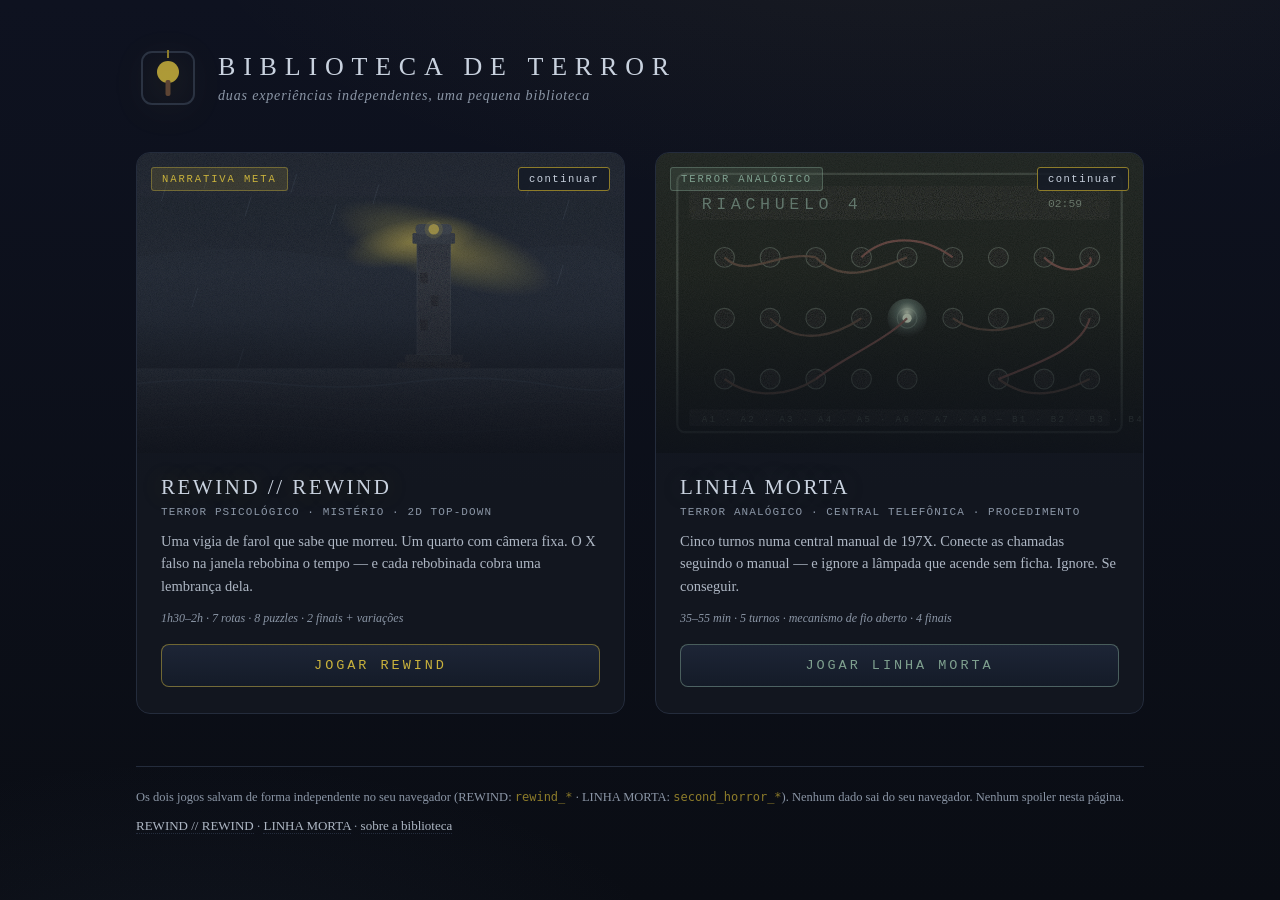
<file: index.html>
<!DOCTYPE html>
<html lang="pt-BR">
<head>
<meta charset="UTF-8">
<meta name="viewport" content="width=device-width, initial-scale=1.0">
<title>Biblioteca de Terror — dois jogos</title>
<link rel="stylesheet" href="launcher/launcher.css">
<link rel="icon" href="data:image/svg+xml,%3Csvg xmlns='http://www.w3.org/2000/svg' viewBox='0 0 32 32'%3E%3Crect width='32' height='32' rx='6' fill='%23101420'/%3E%3Ccircle cx='16' cy='14' r='6' fill='%23c9b23c'/%3E%3Crect x='14.5' y='18' width='3' height='9' fill='%235d4433'/%3E%3C/svg%3E">
</head>
<body>
<div class="portal">
  <header class="portal-header">
    <svg class="portal-logo" viewBox="0 0 64 64" aria-hidden="true">
      <rect x="6" y="6" width="52" height="52" rx="10" fill="none" stroke="#2b3342" stroke-width="2"/>
      <circle cx="32" cy="26" r="11" fill="#c9b23c" opacity="0.85"/>
      <rect x="29.5" y="34" width="5" height="16" rx="2" fill="#5d4433"/>
      <path d="M32 12 L32 4" stroke="#8d7c2a" stroke-width="2"/>
    </svg>
    <div>
      <h1>BIBLIOTECA DE TERROR</h1>
      <p class="portal-sub">duas experiências independentes, uma pequena biblioteca</p>
    </div>
  </header>

  <main class="shelf">
    <article class="game-card card-rewind" id="card-rewind" tabindex="0" role="button" aria-label="Abrir REWIND REWIND">
      <div class="cover-wrap">
        <img id="cover-rewind" alt="Capa de REWIND // REWIND: um farol solitário na tempestade">
        <div class="cover-veil"></div>
        <span class="tag tag-meta">narrativa meta</span>
        <span id="rewind-continue" class="continue-badge hidden">continuar</span>
      </div>
      <div class="card-body">
        <h2>REWIND // REWIND</h2>
        <p class="genre">terror psicológico · mistério · 2D top-down</p>
        <p class="desc">Uma vigia de farol que sabe que morreu. Um quarto com câmera fixa.
        O X falso na janela rebobina o tempo — e cada rebobinada cobra uma lembrança dela.</p>
        <p class="meta-line">1h30–2h · 7 rotas · 8 puzzles · 2 finais + variações</p>
        <button class="play-btn" data-game="rewind" type="button">JOGAR REWIND</button>
      </div>
    </article>

    <article class="game-card card-linha" id="card-linha" tabindex="0" role="button" aria-label="Abrir LINHA MORTA">
      <div class="cover-wrap">
        <img id="cover-linha" alt="Capa de LINHA MORTA: um painel de central telefônica com cabos">
        <div class="cover-veil"></div>
        <span class="tag tag-analog">terror analógico</span>
        <span id="linha-continue" class="continue-badge hidden">continuar</span>
      </div>
      <div class="card-body">
        <h2>LINHA MORTA</h2>
        <p class="genre">terror analógico · central telefônica · procedimento</p>
        <p class="desc">Cinco turnos numa central manual de 197X. Conecte as chamadas seguindo
        o manual — e ignore a lâmpada que acende sem ficha. Ignore. Se conseguir.</p>
        <p class="meta-line">35–55 min · 5 turnos · mecanismo de fio aberto · 4 finais</p>
        <button class="play-btn" data-game="linha" type="button">JOGAR LINHA MORTA</button>
      </div>
    </article>
  </main>

  <footer class="portal-footer">
    <p class="foot-note">Os dois jogos salvam de forma independente no seu navegador
    (REWIND: <code>rewind_*</code> · LINHA MORTA: <code>second_horror_*</code>).
    Nenhum dado sai do seu navegador. Nenhum spoiler nesta página.</p>
    <p class="foot-links">
      <a href="games/rewind/index.html">REWIND // REWIND</a>
      <span aria-hidden="true">·</span>
      <a href="games/second-horror/index.html">LINHA MORTA</a>
      <span aria-hidden="true">·</span>
      <a href="docs/PROJECT_OVERVIEW.md">sobre a biblioteca</a>
    </p>
  </footer>
</div>

<script src="launcher/covers.js"></script>
<script src="launcher/launcher.js"></script>
</body>
</html>
</file>
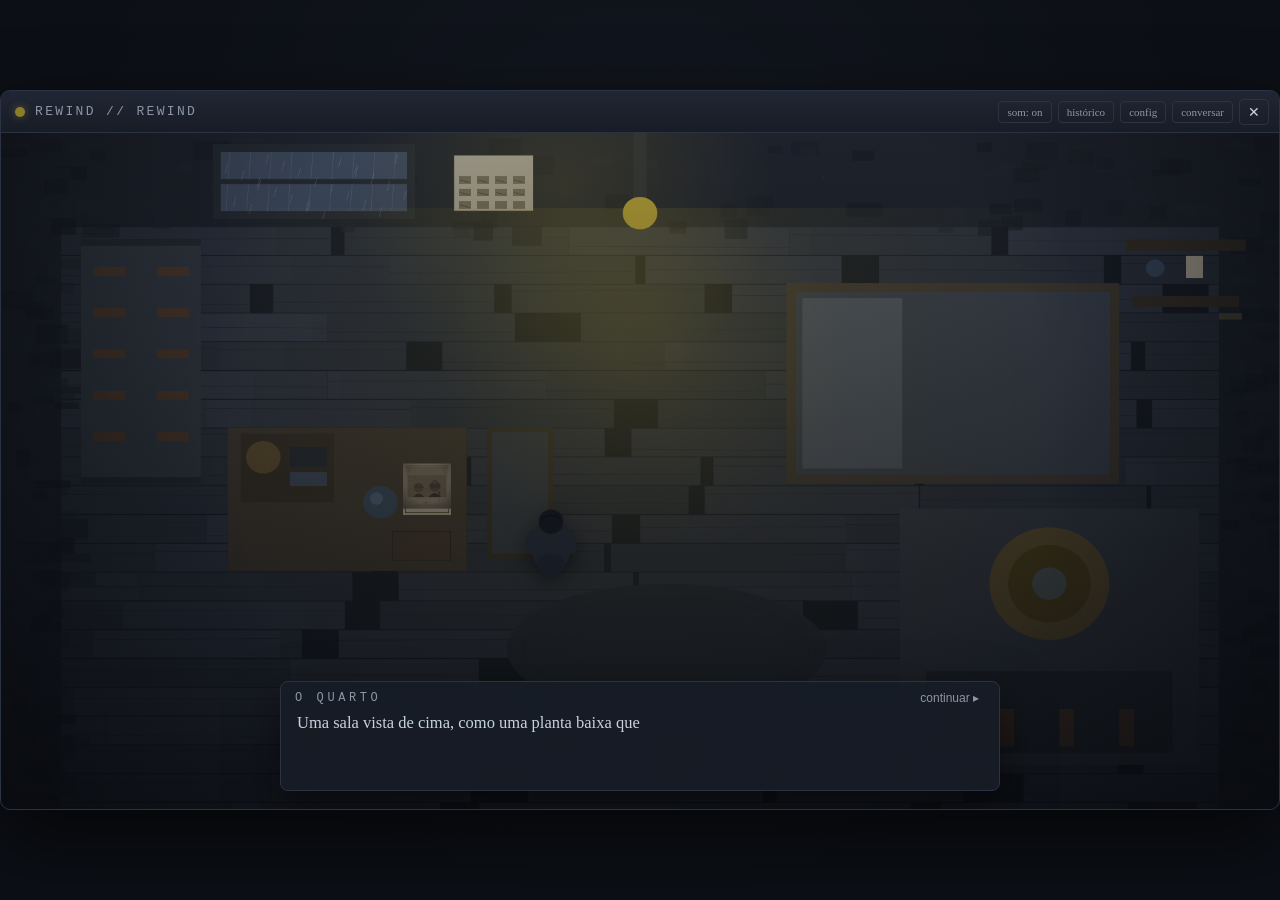
<file: games/rewind/index.html>
<!DOCTYPE html>
<html lang="pt-BR">
<head>
<meta charset="UTF-8">
<meta name="viewport" content="width=device-width, initial-scale=1.0">
<title>REWIND // REWIND</title>
<link rel="stylesheet" href="styles/main.css">
</head>
<body>
<div id="app" class="app-shell">
  <div id="stage-wrap" class="stage-wrap">
    <div class="window-chrome">
      <div class="chrome-left">
        <span class="chrome-dot"></span>
        <span id="win-title" class="chrome-title">REWIND // REWIND</span>
      </div>
      <div class="chrome-right">
        <button id="btn-mute" class="chrome-btn" type="button" aria-label="Alternar som">som: on</button>
        <button id="btn-history" class="chrome-btn" type="button" title="Histórico de conversas" aria-label="Histórico de conversas">histórico</button>
        <button id="btn-settings" class="chrome-btn" type="button" title="Configurações" aria-label="Configurações">config</button>
        <button id="btn-talk" class="chrome-btn" type="button" title="Conversar com Vela" aria-label="Conversar com Vela">conversar</button>
        <button id="fake-x" class="chrome-x" type="button" title="Fechar a janela" aria-label="Fechar a janela">✕</button>
      </div>
    </div>

    <div id="stage" class="stage" role="img" aria-label="Quarto do farol visto de cima; objetos interativos são anunciados ao focar"></div>

    <div id="caption" class="caption hidden" role="status" aria-live="polite"></div>

    <div id="dialog-box" class="dialog-box hidden" role="dialog" aria-label="Conversa">
      <div class="dialog-head">
        <span id="dialog-name" class="dialog-name">VELA</span>
        <button class="dlg-continue" type="button" aria-label="Continuar conversa">continuar ▸</button>
      </div>
      <p id="dialog-text" class="dialog-text" aria-live="polite"></p>
    </div>
  </div>

  <div id="panel" class="panel hidden"></div>
  <div id="settings-modal" class="modal hidden"></div>
  <div id="history-modal" class="modal hidden"><div class="settings-card"><h3>Histórico de conversas</h3><div id="history-content" class="history-content"></div></div></div>
  <div id="dev-panel" class="modal hidden"><div class="settings-card" id="dev-card"></div></div>

  <div id="rewindfx" class="rewindfx hidden">
    <div class="fake-desktop">
      <div class="fake-wallpaper"></div>
      <div class="fake-icons">
        <span class="fake-icon">REWIND // REWIND</span>
        <span class="fake-icon">legacy.save</span>
      </div>
      <div class="fake-taskbar">
        <span class="fake-start">iniciar</span>
        <span class="fake-clock"></span>
      </div>
    </div>
    <div class="flash"></div>
  </div>
</div>

<script src="src/namespace.js"></script>
<script src="src/core/state.js"></script>
<script src="src/core/save.js"></script>
<script src="src/core/audio.js"></script>
<script src="src/core/rewind.js"></script>
<script src="src/narrative/data.js"></script>
<script src="src/narrative/dialog.js"></script>
<script src="src/narrative/memories.js"></script>
<script src="src/narrative/routes.js"></script>
<script src="src/puzzles/puzzles.js"></script>
<script src="src/environment/painter.js"></script>
<script src="src/environment/room.js"></script>
<script src="src/interface/ui.js"></script>
<script src="src/endings/endings.js"></script>
<script src="src/embedded.js"></script>
<script src="src/main.js"></script>
</body>
</html>
</file>
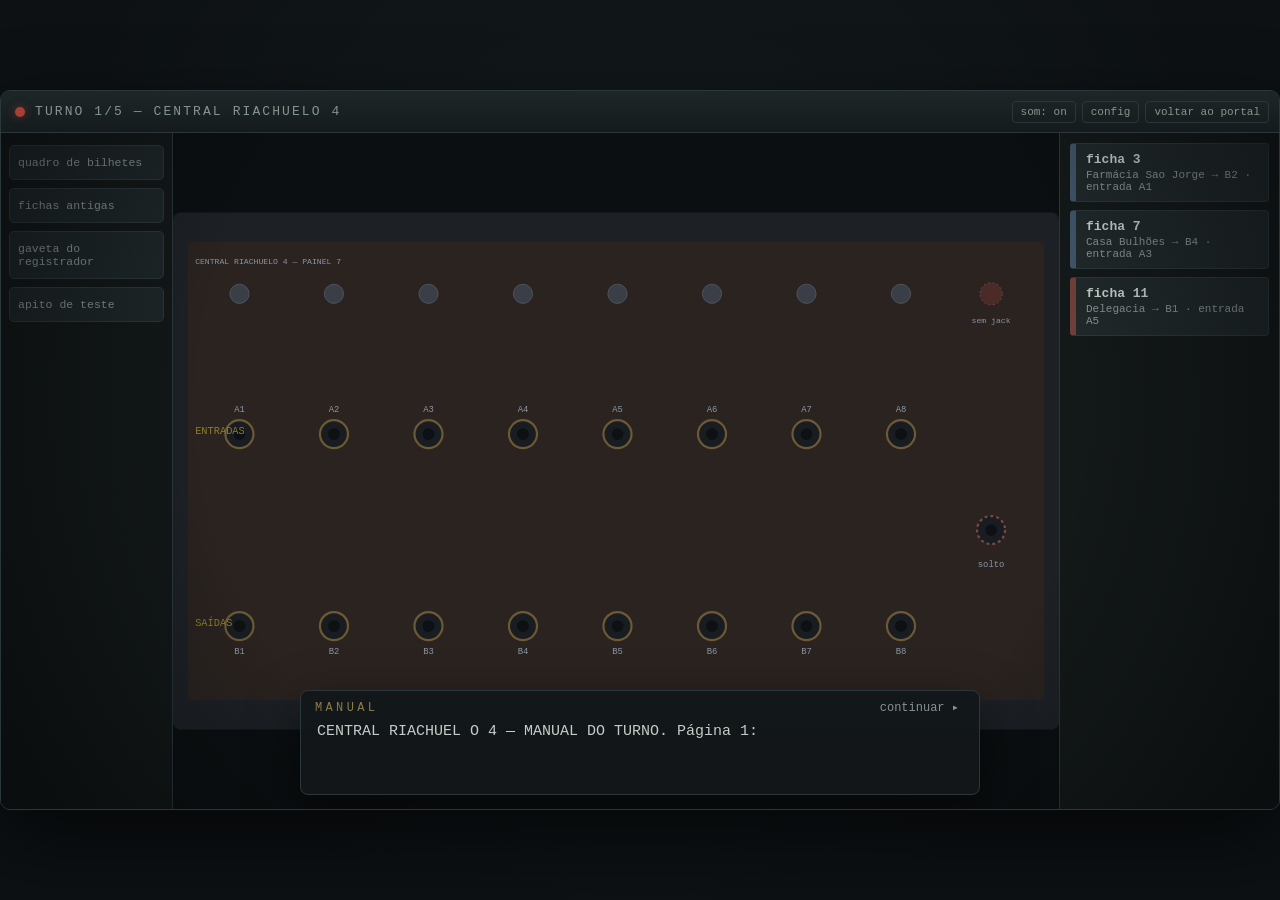
<file: games/second-horror/index.html>
<!DOCTYPE html>
<html lang="pt-BR">
<head>
<meta charset="UTF-8">
<meta name="viewport" content="width=device-width, initial-scale=1.0">
<title>LINHA MORTA</title>
<link rel="stylesheet" href="styles/main.css">
</head>
<body>
<div id="app" class="app-shell">
  <div class="stage-wrap">
    <div class="window-chrome">
      <div class="chrome-left">
        <span class="chrome-dot"></span>
        <span id="night-badge" class="chrome-title">LINHA MORTA</span>
      </div>
      <div class="chrome-right">
        <button id="btn-mute" class="chrome-btn" type="button">som: on</button>
        <button id="btn-settings" class="chrome-btn" type="button">config</button>
        <a class="chrome-btn" href="../../index.html">voltar ao portal</a>
      </div>
    </div>

    <div id="stage" class="stage">
      <div class="board-wrap">
        <div class="board-furniture">
          <button id="btn-quadro" class="furniture-btn" type="button">quadro de bilhetes</button>
          <button id="btn-bandeja" class="furniture-btn" type="button">fichas antigas</button>
          <button id="btn-caderno" class="furniture-btn" type="button">gaveta do registrador</button>
          <button id="btn-apito" class="furniture-btn" type="button">apito de teste</button>
        </div>
        <svg id="board" viewBox="0 0 1200 700" class="board-svg" role="img" aria-label="Painel de jacks da central telefônica"></svg>
        <div id="tray" class="tray"></div>
      </div>
    </div>

    <div id="terminal" class="terminal hidden">
      <div class="term-head">
        <span class="term-who">MANUAL</span>
        <button class="term-next" type="button">continuar ▸</button>
      </div>
      <p class="term-text"></p>
    </div>

    <div id="choices" class="choices hidden"></div>
    <div id="caption" class="caption hidden"></div>
  </div>

  <div id="panel" class="panel hidden"></div>
  <div id="settings-modal" class="modal hidden"></div>
</div>

<script src="src/namespace.js"></script>
<script src="src/state.js"></script>
<script src="src/save.js"></script>
<script src="src/logic.js"></script>
<script src="src/data.js"></script>
<script src="src/audio.js"></script>
<script src="src/terminal.js"></script>
<script src="src/board.js"></script>
<script src="src/night.js"></script>
<script src="src/endings.js"></script>
<script src="src/ui.js"></script>
<script src="src/embedded.js"></script>
<script src="src/main.js"></script>
</body>
</html>
</file>
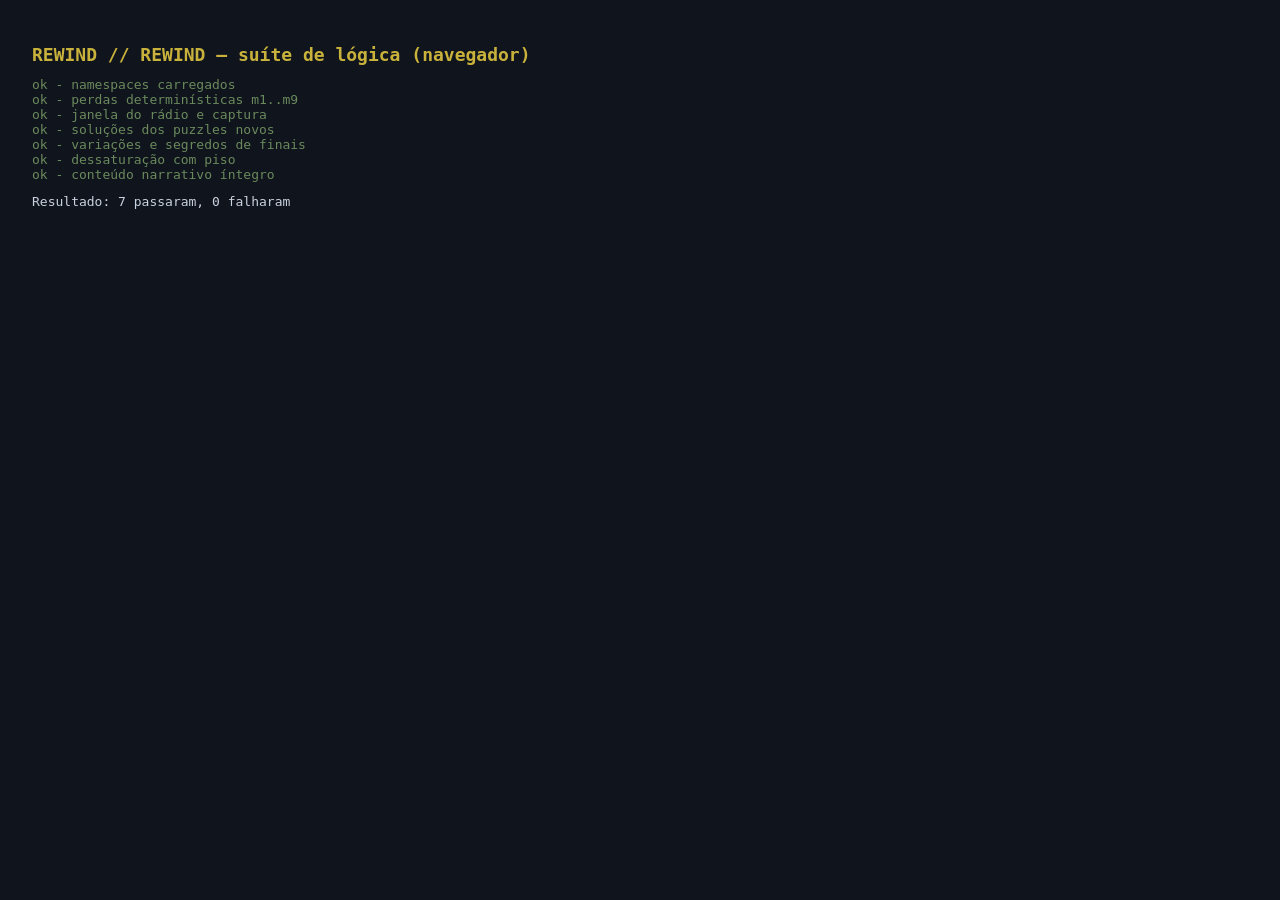
<file: games/rewind/tests/runner.html>
<!DOCTYPE html>
<html lang="pt-BR">
<head>
<meta charset="UTF-8">
<title>REWIND — testes de lógica (runner)</title>
<style>
  body { background: #10141c; color: #c9d2df; font-family: monospace; padding: 24px; }
  h1 { color: #c9b23c; font-size: 18px; }
  .ok { color: #6a8a5d; } .fail { color: #cf8a83; }
</style>
</head>
<body>
<h1>REWIND // REWIND — suíte de lógica (navegador)</h1>
<div id="out"></div>
<script src="../src/namespace.js"></script>
<script src="../src/core/state.js"></script>
<script src="../src/core/save.js"></script>
<script src="../src/core/audio.js"></script>
<script src="../src/core/rewind.js"></script>
<script src="../src/narrative/data.js"></script>
<script src="../src/narrative/dialog.js"></script>
<script src="../src/narrative/memories.js"></script>
<script src="../src/narrative/routes.js"></script>
<script src="../src/puzzles/puzzles.js"></script>
<script src="../src/environment/painter.js"></script>
<script src="../src/environment/room.js"></script>
<script src="../src/interface/ui.js"></script>
<script src="../src/endings/endings.js"></script>
<script src="logic-browser.js"></script>
</body>
</html>
</file>
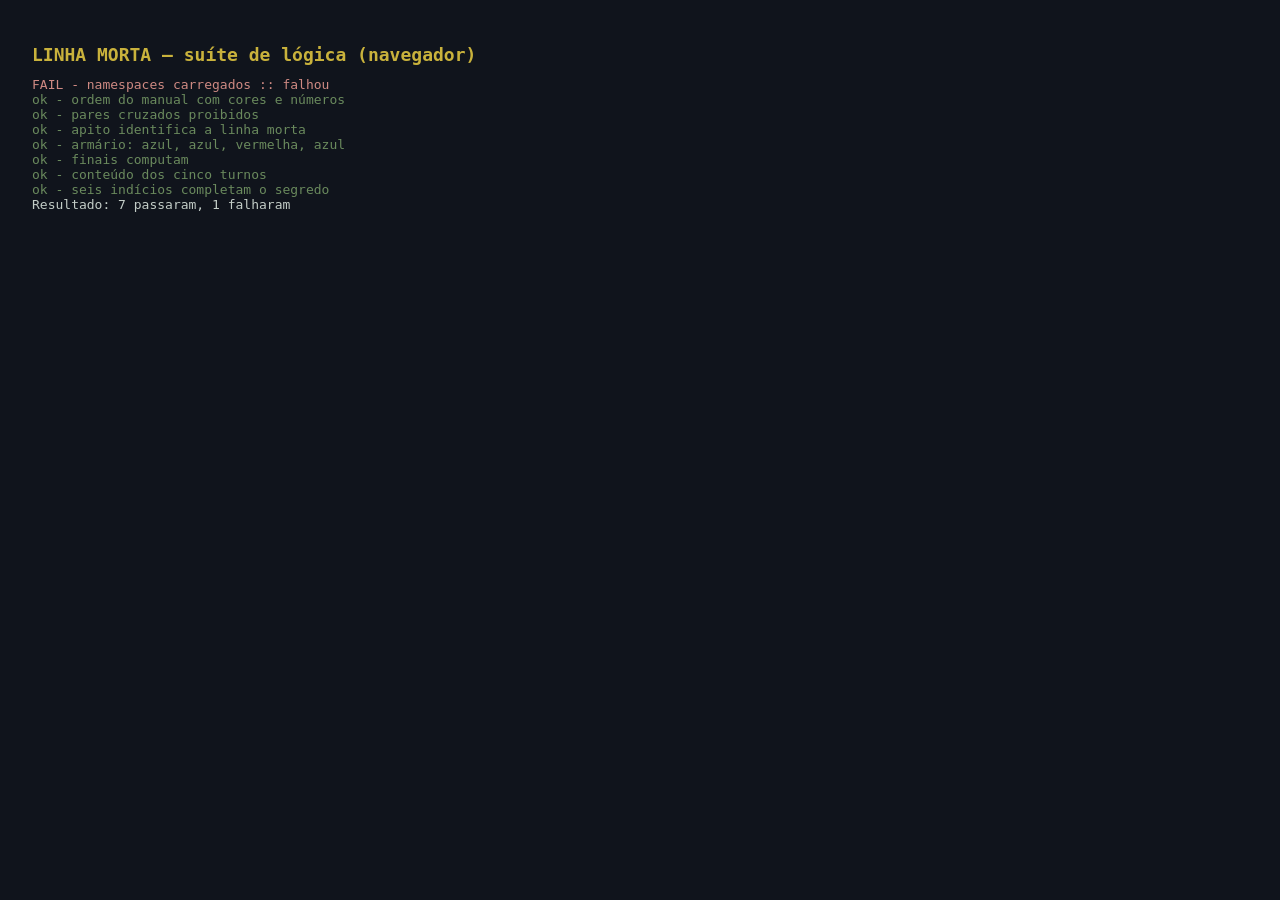
<file: games/second-horror/tests/runner.html>
<!DOCTYPE html>
<html lang="pt-BR">
<head>
<meta charset="UTF-8">
<title>LINHA MORTA — testes de lógica (navegador)</title>
<style>
  body { background: #10141c; color: #c3cdc7; font-family: monospace; padding: 24px; }
  h1 { color: #c9b23c; font-size: 18px; }
  .ok { color: #6a8a5d; } .fail { color: #cf8a83; }
</style>
</head>
<body>
<h1>LINHA MORTA — suíte de lógica (navegador)</h1>
<div id="out"></div>
<script src="../src/namespace.js"></script>
<script src="../src/state.js"></script>
<script src="../src/save.js"></script>
<script src="../src/logic.js"></script>
<script src="../src/data.js"></script>
<script src="../src/audio.js"></script>
<script>
(function () {
  'use strict';
  var out = document.getElementById('out');
  var passed = 0, failed = 0;
  function log(c, t) { var p = document.createElement('div'); p.className = c; p.textContent = t; out.appendChild(p); }
  function assert(c, m) { if (!c) throw new Error(m || 'falhou'); }
  function t(name, fn) {
    try { fn(); passed++; log('ok', 'ok  - ' + name); }
    catch (e) { failed++; log('fail', 'FAIL - ' + name + ' :: ' + e.message); }
  }
  var S = LM.State, L = LM.Logic, D = LM.Data;
  t('namespaces carregados', function () { assert(S && L && D && LM.Board && LM.Night); });
  t('ordem do manual com cores e números', function () {
    var tk = [{ id: 'a', num: 8, color: 'vermelha' }, { id: 'b', num: 2, color: 'vermelha' }, { id: 'c', num: 1, color: 'azul' }];
    assert(JSON.stringify(L.correctOrder(tk)) === JSON.stringify(['c', 'b', 'a']));
  });
  t('pares cruzados proibidos', function () { assert(L.isForbiddenPair(7, 8) && L.isForbiddenPair(8, 7) && !L.isForbiddenPair(1, 2)); });
  t('apito identifica a linha morta', function () {
    var p = [{ freq: 1000, noise: 0.1 }, { freq: 0 }, { freq: 1000, noise: 0.2 }];
    assert(L.findDeadLine(p) === 1);
  });
  t('armário: azul, azul, vermelha, azul', function () { assert(L.validateChips(L.CHIP_SOLUTION)); });
  t('finais computam', function () {
    var s = S.defaults(); s.night = 5;
    assert(L.computeEnding(s, 'cut', false).id === 'REGRA');
    assert(L.computeEnding(s, 'connect', false).id === 'LINHA');
  });
  t('conteúdo dos cinco turnos', function () {
    for (var n = 1; n <= 5; n++) { assert(D.ticketsByNight[n].length >= 3 && D.deadLineEvents[n].options.length >= 2); }
  });
  t('seis indícios completam o segredo', function () {
    var s = S.defaults();
    Object.keys(D.ivoneClues).forEach(function (k) { S.addFact(s, k); });
    assert(S.ivoneReady(s));
  });
  var sum = document.createElement('div');
  sum.textContent = 'Resultado: ' + passed + ' passaram, ' + failed + ' falharam';
  out.appendChild(sum);
})();
</script>
</body>
</html>
</file>
<file: launcher/launcher.css>
/* Portal — biblioteca de dois jogos. Identidade própria: azul-noturno, latão,
   poeira de biblioteca. Cada card comunica uma experiência diferente. */
:root {
  --bg: #0a0d14;
  --bg-2: #0e1220;
  --card: #12161f;
  --line: #242c3c;
  --text: #c9d2df;
  --dim: #8b96a6;
  --brass: #c9b23c;
  --brass-dim: #8d7c2a;
  --rust: #7a4a42;
  --green: #7fa08f;
}
* { box-sizing: border-box; }
html, body { margin: 0; padding: 0; }
body {
  background:
    radial-gradient(1200px 500px at 70% -10%, rgba(201,178,60,0.06), transparent 60%),
    radial-gradient(900px 420px at 15% 110%, rgba(90,110,150,0.08), transparent 55%),
    linear-gradient(180deg, var(--bg-2), var(--bg));
  color: var(--text);
  font-family: Georgia, 'Times New Roman', serif;
  min-height: 100vh;
}
.portal { max-width: 1060px; margin: 0 auto; padding: 46px 26px 60px; }

.portal-header { display: flex; align-items: center; gap: 18px; margin-bottom: 42px; }
.portal-logo { width: 64px; height: 64px; filter: drop-shadow(0 6px 16px rgba(201,178,60,.15)); }
.portal-header h1 {
  margin: 0; font-size: 26px; letter-spacing: .3em; font-weight: normal;
  color: var(--text);
}
.portal-sub { margin: 6px 0 0; color: var(--dim); font-style: italic; font-size: 14px; letter-spacing: .06em; }

.shelf {
  display: grid; grid-template-columns: repeat(auto-fit, minmax(420px, 1fr));
  gap: 30px;
}

.game-card {
  background: linear-gradient(180deg, #141926 0%, var(--card) 60%);
  border: 1px solid var(--line); border-radius: 14px; overflow: hidden;
  cursor: pointer; position: relative;
  transition: transform .35s ease, box-shadow .35s ease, border-color .35s ease;
}
.game-card:hover, .game-card:focus-visible {
  transform: translateY(-6px);
  border-color: rgba(201,178,60,.45);
  box-shadow: 0 26px 60px rgba(0,0,0,.55), 0 0 0 1px rgba(201,178,60,.12);
  outline: none;
}
.card-rewind:hover { box-shadow: 0 26px 60px rgba(0,0,0,.55), 0 0 42px rgba(201,178,60,.10); }
.card-linha:hover { box-shadow: 0 26px 60px rgba(0,0,0,.55), 0 0 42px rgba(127,160,143,.10); }

.cover-wrap { position: relative; height: 300px; overflow: hidden; }
.cover-wrap img {
  width: 100%; height: 100%; object-fit: cover; display: block;
  filter: saturate(.9) contrast(1.02);
  transition: transform .6s ease, filter .6s ease;
}
.game-card:hover .cover-wrap img { transform: scale(1.045); filter: saturate(1.05) contrast(1.05); }
.cover-veil {
  position: absolute; inset: 0;
  background: linear-gradient(180deg, rgba(10,13,20,.05) 40%, rgba(13,17,26,.85) 100%);
}
.tag {
  position: absolute; top: 14px; left: 14px;
  font-family: 'Courier New', monospace; font-size: 10.5px; letter-spacing: .18em;
  padding: 5px 10px; border-radius: 3px; text-transform: uppercase;
}
.tag-meta { background: rgba(201,178,60,.14); color: var(--brass); border: 1px solid rgba(201,178,60,.4); }
.tag-analog { background: rgba(127,160,143,.14); color: var(--green); border: 1px solid rgba(127,160,143,.4); }
.continue-badge {
  position: absolute; top: 14px; right: 14px;
  font-family: 'Courier New', monospace; font-size: 10.5px; letter-spacing: .14em;
  background: rgba(20,26,38,.85); color: var(--text);
  border: 1px solid var(--brass-dim); border-radius: 3px; padding: 5px 10px;
}

.card-body { padding: 22px 24px 26px; }
.card-body h2 { margin: 0 0 6px; font-size: 21px; letter-spacing: .12em; font-weight: normal; color: var(--text); }
.card-rewind h2 { text-shadow: 0 0 24px rgba(201,178,60,.25); }
.card-linha h2 { text-shadow: 0 0 24px rgba(127,160,143,.25); }
.genre { margin: 0 0 12px; font-family: 'Courier New', monospace; font-size: 11px; letter-spacing: .1em; color: var(--dim); text-transform: uppercase; }
.desc { margin: 0 0 14px; font-size: 14.5px; line-height: 1.55; color: #aeb7c4; }
.meta-line { margin: 0 0 18px; font-size: 12px; color: var(--dim); font-style: italic; }
.play-btn {
  width: 100%; padding: 13px 16px;
  background: linear-gradient(180deg, #1d2536, #141b28);
  color: var(--brass); border: 1px solid rgba(201,178,60,.5); border-radius: 8px;
  font-family: 'Courier New', monospace; font-size: 13.5px; letter-spacing: .22em;
  cursor: pointer; transition: background .3s ease, box-shadow .3s ease, color .3s ease;
}
.play-btn:hover { background: #242e44; color: #e5d78a; box-shadow: 0 0 22px rgba(201,178,60,.14); }
.card-linha .play-btn { color: var(--green); border-color: rgba(127,160,143,.5); }
.card-linha .play-btn:hover { box-shadow: 0 0 22px rgba(127,160,143,.14); color: #a8c4b6; }

.portal-footer { margin-top: 52px; border-top: 1px solid var(--line); padding-top: 20px; }
.foot-note { margin: 0 0 10px; color: var(--dim); font-size: 12.5px; line-height: 1.6; }
.foot-note code { color: var(--brass-dim); font-size: 12px; }
.foot-links { margin: 0; font-size: 13px; color: var(--dim); }
.foot-links a { color: #aeb7c4; text-decoration: none; border-bottom: 1px dotted var(--line); }
.foot-links a:hover { color: var(--brass); border-color: var(--brass); }

@media (max-width: 940px) {
  .shelf { grid-template-columns: 1fr; }
  .cover-wrap { height: 240px; }
}
@media (max-width: 560px) {
  .portal { padding: 28px 16px 40px; }
  .portal-header h1 { font-size: 19px; letter-spacing: .18em; }
  .cover-wrap { height: 190px; }
}
</file>
<file: games/rewind/styles/main.css>
/* REWIND // REWIND — estilos: cromo da janela, quarto, hotspots, diálogos, puzzles,
   rebobinada, desktop fictício, acessibilidade e responsividade. Paleta azul-acinzentada
   com amarelo doentio como único contraste. */
:root {
  --bg: #0c0f15;
  --panel: #171c26;
  --panel-2: #1d232f;
  --line: #2b3342;
  --text: #c9d2df;
  --text-dim: #8b96a6;
  --yellow: #c9b23c;
  --yellow-dim: #8d7c2a;
  --blue: #47556b;
  --danger: #9a4a44;
  --ok: #6a8a5d;
}
* { box-sizing: border-box; }
.hidden { display: none !important; }
html, body { height: 100%; }
body {
  margin: 0;
  background: var(--bg);
  color: var(--text);
  font-family: Georgia, 'Times New Roman', serif;
  overflow: hidden;
}
body.no-shake .shakeable, body.no-shake .stage-wrap { animation: none !important; }

.app-shell { height: 100vh; display: flex; align-items: center; justify-content: center; background: radial-gradient(circle at 50% 30%, #12161f 0%, var(--bg) 70%); }
.stage-wrap {
  width: min(100vw, calc(100vh * 16 / 9));
  height: min(100vh, calc(100vw * 9 / 16));
  position: relative;
  background: var(--panel);
  border: 1px solid var(--line);
  border-radius: 10px;
  overflow: hidden;
  box-shadow: 0 30px 80px rgba(0,0,0,.6);
  display: flex; flex-direction: column;
}

/* ---- cromo da janela ---- */
.window-chrome {
  height: 42px; flex: 0 0 42px;
  display: flex; align-items: center; justify-content: space-between;
  background: linear-gradient(180deg, #202633, #171c26);
  border-bottom: 1px solid var(--line);
  padding: 0 10px 0 14px;
  user-select: none;
}
.chrome-left { display: flex; align-items: center; gap: 10px; }
.chrome-dot { width: 10px; height: 10px; border-radius: 50%; background: var(--yellow-dim); box-shadow: 0 0 8px rgba(201,178,60,.4); }
.chrome-title { font-size: 13px; letter-spacing: .18em; color: var(--text-dim); font-family: 'Courier New', monospace; }
.chrome-right { display: flex; align-items: center; gap: 6px; }
.chrome-btn {
  background: transparent; border: 1px solid var(--line); color: var(--text-dim);
  font-size: 11px; padding: 4px 8px; border-radius: 4px; cursor: pointer; font-family: inherit;
}
.chrome-btn:hover { color: var(--text); border-color: #3d4a5f; }
.chrome-x {
  background: transparent; border: 1px solid var(--line); color: var(--text);
  width: 30px; height: 26px; border-radius: 4px; cursor: pointer; font-size: 14px; line-height: 1;
}
.chrome-x:hover { border-color: var(--danger); color: #e3b1ac; background: rgba(154,74,68,.15); }
.chrome-x.pulse { animation: xpulse 1.4s ease-in-out infinite; border-color: var(--yellow); color: var(--yellow); }
@keyframes xpulse { 0%,100% { box-shadow: 0 0 0 0 rgba(201,178,60,.0);} 50% { box-shadow: 0 0 12px 2px rgba(201,178,60,.35);} }

/* ---- palco ---- */
.stage { position: relative; flex: 1; overflow: hidden; background: #0a0d12; filter: saturate(1); }
.stage::after { /* vinheta */
  content: ''; position: absolute; inset: 0; pointer-events: none;
  background: radial-gradient(circle at 50% 45%, transparent 55%, rgba(4,6,9,.55) 100%);
}
.scene-canvas, .scene-overlay { position: absolute; inset: 0; width: 100%; height: 100%; }
.scene-overlay { pointer-events: none; }
.hotspot-layer { position: absolute; inset: 0; z-index: 5; }
.hotspot {
  position: absolute; background: transparent; border: 1px dashed rgba(139,150,166,0);
  border-radius: 8px; cursor: pointer; transition: all .25s ease; padding: 0;
}
.hotspot:hover { border-color: rgba(201,178,60,.55); background: rgba(201,178,60,.06); box-shadow: 0 0 18px rgba(201,178,60,.12) inset; }
.vela { position: absolute; width: 7.2%; aspect-ratio: 1; transform: translate(-50%, -50%); z-index: 4; transition: left .9s ease, top .9s ease; }
.vela svg { width: 100%; height: 100%; animation: breathe 3.6s ease-in-out infinite; filter: drop-shadow(0 6px 10px rgba(0,0,0,.5)); }
@keyframes breathe { 0%,100% { transform: scale(1); } 50% { transform: scale(1.035); } }
.fx-layer { position: absolute; inset: 0; pointer-events: none; z-index: 3; }
.lamp-halo { position: absolute; width: 46%; height: 60%; transform: translate(-50%, -50%); pointer-events: none; }
.stage-wrap.fade-out .stage, .stage-wrap.fade-out .hotspot-layer, .stage-wrap.fade-out .vela { opacity: 0; transition: opacity .2s ease; }

/* ---- legendas ---- */
.caption {
  position: absolute; left: 50%; bottom: 12px; transform: translateX(-50%);
  background: rgba(10,13,18,.85); border: 1px solid var(--line);
  color: var(--text-dim); font-size: 13px; font-style: italic;
  padding: 6px 14px; border-radius: 6px; z-index: 30; max-width: 80%;
  text-align: center;
}

/* ---- diálogos ---- */
.dialog-box {
  position: absolute; left: 50%; bottom: 18px; transform: translateX(-50%);
  width: min(720px, 86%); z-index: 40;
  background: rgba(23,28,38,.94); border: 1px solid var(--line); border-radius: 8px;
  box-shadow: 0 18px 50px rgba(0,0,0,.5);
}
.dialog-head { display: flex; justify-content: space-between; align-items: center; padding: 8px 14px 0; }
.dialog-name { font-size: 12px; letter-spacing: .3em; color: var(--yellow); font-family: 'Courier New', monospace; }
.dialog-name.room { color: var(--text-dim); }
.dlg-continue {
  background: transparent; color: var(--text-dim); border: none; cursor: pointer; font-size: 12px;
}
.dlg-continue:hover { color: var(--text); }
.dialog-text { margin: 4px 16px 14px; font-size: 16.5px; line-height: 1.55; min-height: 66px; }
.dialog-box[data-tone="ACUSACAO"] .dialog-text { color: #d9b3ae; }
.dialog-box[data-tone="BARGAIN"] .dialog-text { color: #cfc99a; }
.dialog-box[data-tone="RESIGNADO"] .dialog-text { color: #aeb7c4; }
.dialog-box[data-tone="CORDIAL"] .dialog-text { color: var(--text); }

/* ---- painéis de puzzles ---- */
.panel {
  position: absolute; inset: 0; z-index: 50; display: flex; align-items: center; justify-content: center;
  background: rgba(6,8,12,.72); backdrop-filter: blur(2px);
}
.panel-card {
  position: relative; width: min(640px, 92%); max-height: 84%; overflow: auto;
  background: var(--panel-2); border: 1px solid var(--line); border-radius: 10px;
  padding: 26px 28px 22px;
}
.panel-close {
  position: absolute; top: 8px; right: 10px; background: transparent; border: 1px solid var(--line);
  color: var(--text-dim); width: 30px; height: 26px; border-radius: 4px; cursor: pointer;
}
.panel-close:hover { color: var(--text); border-color: var(--danger); }
.panel-card h3 { margin: 0 0 8px; font-size: 17px; letter-spacing: .06em; color: var(--yellow); }
.puzzle-intro { font-size: 14.5px; line-height: 1.5; color: var(--text); }
.puzzle-clue { font-size: 13px; color: var(--text-dim); border-left: 3px solid var(--yellow-dim); padding-left: 10px; font-style: italic; }
.puzzle-feedback { font-size: 14px; margin: 12px 0 2px; }
.puzzle-feedback.ok { color: var(--ok); }
.puzzle-feedback.no { color: #cf8a83; }
.puzzle-actions { display: flex; flex-wrap: wrap; gap: 8px; margin-top: 12px; }
.puzzle-actions button, button.lamp-btn {
  background: #202836; border: 1px solid #35405233; border-color: #354052; color: var(--text);
  padding: 9px 14px; border-radius: 6px; cursor: pointer; font-family: inherit; font-size: 13.5px;
}
.puzzle-actions button:hover, button.lamp-btn:hover { background: #26303f; }
.puzzle-actions button:disabled { opacity: .45; cursor: default; }
.puzzle-status { font-size: 12.5px; color: var(--text-dim); font-family: 'Courier New', monospace; }
.puzzle-list { padding-left: 20px; font-size: 14px; line-height: 1.6; }
.puzzle-list .read { color: var(--text-dim); }
.puzzle-note { font-style: italic; color: var(--text-dim); font-size: 13px; }

/* travas */
.locks { display: flex; gap: 8px; margin-top: 14px; }
.lock { flex: 1; padding: 14px 4px; background: #262e3c; border: 1px solid var(--line); color: var(--text-dim); border-radius: 6px; cursor: pointer; font-family: inherit; }
.lock:hover { border-color: var(--yellow-dim); color: var(--text); }
.lock.pressed { background: #33405a; color: var(--yellow); border-color: var(--yellow-dim); }

/* calendário */
.calendar { display: grid; grid-template-columns: repeat(7, 1fr); gap: 5px; margin-top: 14px; }
.calendar button { padding: 9px 0; background: #232a37; border: 1px solid var(--line); color: var(--text-dim); border-radius: 4px; cursor: pointer; font-family: inherit; }
.calendar button.marked { background: #3a4356; color: var(--yellow); border-color: var(--yellow-dim); }

/* rádio */
input[type="range"] { width: 100%; accent-color: var(--yellow); margin-top: 10px; }
.radio-dial-value { font-family: 'Courier New', monospace; color: var(--yellow); text-align: center; margin-top: 6px; }

/* retrato */
.portrait-view { width: 220px; display: block; margin: 12px auto; border: 6px solid #57481f; box-shadow: 0 10px 30px rgba(0,0,0,.5); }

/* espelhos */
.mirrors { margin-top: 12px; display: grid; gap: 8px; }
.mirror-row { display: flex; align-items: center; gap: 10px; font-size: 13px; }
.mirror-row span:first-child { width: 64px; color: var(--text-dim); }

/* engrenagens */
.gear-pool { display: flex; gap: 10px; margin-top: 12px; flex-wrap: wrap; }
.gear { padding: 12px 16px; border-radius: 50%; background: #3a3223; border: 2px solid var(--yellow-dim); color: #d8c88a; font-family: 'Courier New', monospace; }

/* ---- modais ---- */
.modal {
  position: fixed; inset: 0; z-index: 90; display: flex; align-items: center; justify-content: center;
  background: rgba(6,8,12,.75);
}
.settings-card {
  width: min(460px, 92%); background: var(--panel-2); border: 1px solid var(--line);
  border-radius: 10px; padding: 22px 24px; max-height: 80vh; overflow: auto;
}
.settings-card h3 { margin-top: 0; color: var(--yellow); letter-spacing: .08em; }
.set-row { display: flex; justify-content: space-between; align-items: center; gap: 12px; margin: 10px 0; font-size: 14px; }
.set-row input[type="range"] { width: 55%; }
.set-row input[type="checkbox"] { accent-color: var(--yellow); }
.settings-note { font-size: 12px; color: var(--text-dim); font-style: italic; }
.history-content { max-height: 55vh; overflow: auto; font-size: 13.5px; line-height: 1.55; }
.history-content strong { color: var(--yellow); }

/* ---- rebobinada: flash + desktop fictício ---- */
.rewindfx { position: fixed; inset: 0; z-index: 200; }
.rewindfx.hidden { display: none; }
.rewindfx .flash { position: absolute; inset: 0; background: #000; animation: flashout .22s ease-out; }
.rewindfx.gentle .flash { animation: fadeout .32s ease-out; }
@keyframes flashout { 0% { opacity: 1; } 100% { opacity: .9; } }
@keyframes fadeout { 0% { opacity: .85; } 100% { opacity: .85; } }
.fake-desktop {
  position: absolute; inset: 0; opacity: 0; pointer-events: none; transition: opacity .06s;
  background: linear-gradient(140deg, #101623 0%, #0a0e15 60%, #0d1220 100%);
}
.fake-desktop.visible { opacity: 1; pointer-events: auto; }
.fake-wallpaper {
  position: absolute; inset: 0;
  background:
    radial-gradient(circle at 68% 30%, rgba(201,178,60,.10) 0%, transparent 26%),
    linear-gradient(160deg, #131b2a, #0a0e15);
}
.fake-icons { position: absolute; top: 24px; left: 24px; display: grid; gap: 14px; }
.fake-icon { font-family: 'Courier New', monospace; font-size: 12px; color: #9fb0c7; border: 1px solid #2b3342; background: #101623; padding: 8px 10px; border-radius: 4px; }
.fake-taskbar {
  position: absolute; left: 0; right: 0; bottom: 0; height: 34px;
  background: rgba(16,22,35,.9); border-top: 1px solid #2b3342;
  display: flex; align-items: center; justify-content: space-between; padding: 0 12px;
  font-family: 'Courier New', monospace; font-size: 12px; color: #8b96a6;
}

/* terminal */
.terminal-screen {
  position: absolute; inset: 0; z-index: 120; background: #05070b;
  display: flex; flex-direction: column; align-items: center; justify-content: center; gap: 12px;
}
.terminal-line { color: var(--yellow); font-size: 20px; letter-spacing: .1em; }
.terminal-sub { color: var(--text-dim); font-size: 13px; }

.ending-choice pre.recado-preview {
  background: #101623; border: 1px solid var(--line); padding: 14px; border-radius: 6px;
  font-size: 12.5px; max-height: 240px; overflow: auto; white-space: pre-wrap; color: #b9c4d4;
}

/* splash de abertura (arte gerada) */
.splash {
  position: absolute; inset: 0; z-index: 80;
  background-size: cover; background-position: center;
  transition: opacity .8s ease;
}
.splash.fade { opacity: 0; }
.splash::after {
  content: ''; position: absolute; inset: 0;
  background: linear-gradient(180deg, rgba(6,8,12,.2), rgba(6,8,12,.75));
}

@media (max-width: 820px) {
  .chrome-title { font-size: 10px; letter-spacing: .1em; }
  .chrome-btn { display: none; }
  .chrome-btn#btn-settings, .chrome-btn#btn-talk { display: inline-block; }
  .dialog-text { font-size: 14.5px; }
  .panel-card { padding: 18px; }
}

/* foco visível para navegação por teclado (C7) */
button:focus-visible, .hotspot:focus-visible, [tabindex]:focus-visible { outline: 2px solid #c9b23c; outline-offset: 2px; }
</file>
<file: games/second-horror/styles/main.css>
/* LINHA MORTA — estilos: painel de jacks, fichas, terminal, escolhas, finais.
   Identidade própria: cinza-verde institucional, latão, vermelho de linha morta. */
:root {
  --bg: #0d1114;
  --panel: #171d1f;
  --panel-2: #1c2326;
  --line: #2b373b;
  --text: #c3cdc7;
  --text-dim: #87948e;
  --brass: #8d7c4a;
  --red: #a83f36;
  --yellow: #c9b23c;
  --ok: #6a8a5d;
}
* { box-sizing: border-box; }
.hidden { display: none !important; }
html, body { height: 100%; }
body {
  margin: 0; background: var(--bg); color: var(--text);
  font-family: 'Courier New', monospace; overflow: hidden;
}
.app-shell { height: 100vh; display: flex; align-items: center; justify-content: center; background: radial-gradient(circle at 50% 35%, #131a1c 0%, var(--bg) 72%); }
.stage-wrap {
  width: min(100vw, calc(100vh * 16 / 9));
  height: min(100vh, calc(100vw * 9 / 16));
  position: relative; display: flex; flex-direction: column;
  background: var(--panel); border: 1px solid var(--line); border-radius: 10px;
  overflow: hidden; box-shadow: 0 30px 80px rgba(0,0,0,.6);
}
.window-chrome {
  height: 42px; flex: 0 0 42px; display: flex; align-items: center; justify-content: space-between;
  background: linear-gradient(180deg, #1e2628, #151b1d); border-bottom: 1px solid var(--line);
  padding: 0 10px 0 14px; user-select: none;
}
.chrome-left { display: flex; align-items: center; gap: 10px; }
.chrome-dot { width: 10px; height: 10px; border-radius: 50%; background: var(--red); box-shadow: 0 0 8px rgba(168,63,54,.5); }
.chrome-title { font-size: 13px; letter-spacing: .16em; color: var(--text-dim); }
.chrome-right { display: flex; gap: 6px; align-items: center; }
.chrome-btn {
  background: transparent; border: 1px solid var(--line); color: var(--text-dim);
  font-size: 11px; padding: 4px 8px; border-radius: 4px; cursor: pointer; font-family: inherit;
  text-decoration: none;
}
.chrome-btn:hover { color: var(--text); }

.stage { position: relative; flex: 1; overflow: hidden; background: #0b0f11; }
.stage::after { content: ''; position: absolute; inset: 0; pointer-events: none; background: radial-gradient(circle at 50% 40%, transparent 58%, rgba(3,5,6,.55) 100%); }
.splash { position: absolute; inset: 0; z-index: 80; background-size: cover; background-position: center; transition: opacity .8s ease; }
.splash.fade { opacity: 0; }
.splash::after { content: ''; position: absolute; inset: 0; background: linear-gradient(180deg, rgba(6,8,9,.2), rgba(6,8,9,.75)); }

.board-wrap { position: absolute; inset: 0; display: flex; }
.board-furniture { width: 172px; padding: 12px 8px; display: flex; flex-direction: column; gap: 8px; background: rgba(20,26,27,.8); border-right: 1px solid var(--line); }
.furniture-btn {
  background: #1e2628; border: 1px solid var(--line); color: var(--text-dim);
  font-family: inherit; font-size: 11.5px; padding: 10px 8px; border-radius: 5px; cursor: pointer;
  text-align: left;
}
.furniture-btn:hover { color: var(--text); border-color: var(--brass); }
.board-svg { flex: 1; height: 100%; }
.jack:hover circle:first-child { stroke: var(--yellow); }
.jack-dead:hover circle:first-child { stroke: var(--red); }

.tray {
  width: 220px; padding: 10px; overflow-y: auto; background: rgba(20,26,27,.85);
  border-left: 1px solid var(--line); display: flex; flex-direction: column; gap: 8px;
}
.ticket {
  background: #20282a; border: 1px solid var(--line); border-left: 6px solid #3f5568;
  border-radius: 4px; padding: 8px 10px; cursor: pointer; display: flex; flex-direction: column; gap: 2px;
}
.ticket.azul { border-left-color: #3f5568; }
.ticket.vermelha { border-left-color: #6e3f38; }
.ticket.branca, .ticket.personal { border-left-color: #b8a46a; background: #232823; }
.ticket strong { color: var(--text); font-size: 13px; }
.ticket span { color: var(--text-dim); font-size: 11px; }
.ticket:hover { border-color: var(--brass); }
.ticket.selected { outline: 2px solid var(--yellow); }
.ticket.done { opacity: .38; cursor: default; }
.tray-empty { color: var(--text-dim); font-size: 11.5px; font-style: italic; padding: 8px 4px; }

/* codinome opcional do turno 5 (ficcional) */
.codinome-box { width: 100%; }
.codinome-box .codinome-note { color: var(--text-dim); font-size: 12px; margin: 0 0 8px; line-height: 1.5; }
.codinome-box input {
  width: 100%; padding: 9px 10px; background: #10140f; border: 1px solid #39443a;
  border-radius: 4px; color: var(--text); font-family: 'Courier New', monospace; font-size: 13px;
}
.codinome-box input:focus { outline: 1px solid var(--brass); }
.codinome-actions { display: flex; gap: 10px; margin-top: 10px; flex-wrap: wrap; }
.codinome-actions button { flex: 1 1 140px; min-width: 140px; padding: 10px; background: #1c2320; border: 1px solid var(--line); border-radius: 4px; color: var(--text); cursor: pointer; font-family: 'Courier New', monospace; font-size: 12px; }
.codinome-actions button:hover { background: #263030; }

.terminal {
  position: absolute; left: 50%; bottom: 14px; transform: translateX(-50%);
  width: min(680px, 84%); z-index: 40;
  background: rgba(18,23,25,.95); border: 1px solid var(--line); border-radius: 8px;
  box-shadow: 0 18px 50px rgba(0,0,0,.55);
}
.term-head { display: flex; justify-content: space-between; align-items: center; padding: 8px 14px 0; }
.term-who { font-size: 12px; letter-spacing: .28em; color: var(--brass); }
.term-who[data-who="linha"] { color: var(--red); }
.term-who[data-who="ivone"] { color: var(--yellow); }
.term-who[data-who="ferreira"] { color: #7fa08f; }
.term-next { background: transparent; border: none; color: var(--text-dim); cursor: pointer; font-size: 12px; font-family: inherit; }
.term-next:hover { color: var(--text); }
.term-text { margin: 4px 16px 14px; font-size: 15px; line-height: 1.55; min-height: 60px; }

.choices {
  position: absolute; left: 50%; bottom: 96px; transform: translateX(-50%);
  display: flex; flex-direction: column; gap: 8px; z-index: 45; width: min(560px, 80%);
}
.choices button {
  background: #20282a; border: 1px solid var(--brass); color: var(--text);
  padding: 11px 14px; border-radius: 6px; cursor: pointer; font-family: inherit; font-size: 13.5px;
  text-align: left;
}
.choices button:hover { background: #263030; }

.caption {
  position: absolute; left: 50%; top: 12px; transform: translateX(-50%);
  background: rgba(10,13,14,.85); border: 1px solid var(--line);
  color: var(--text-dim); font-size: 12.5px; font-style: italic;
  padding: 5px 12px; border-radius: 6px; z-index: 30;
}

.panel {
  position: absolute; inset: 0; z-index: 50; display: flex; align-items: center; justify-content: center;
  background: rgba(5,8,9,.74);
}
.panel-card {
  position: relative; width: min(600px, 92%); max-height: 84%; overflow: auto;
  background: var(--panel-2); border: 1px solid var(--line); border-radius: 10px;
  padding: 26px 28px 22px;
}
.panel-close {
  position: absolute; top: 8px; right: 10px; background: transparent; border: 1px solid var(--line);
  color: var(--text-dim); width: 30px; height: 26px; border-radius: 4px; cursor: pointer;
}
.panel-card h3 { margin: 0 0 8px; color: var(--yellow); letter-spacing: .06em; }
.puzzle-intro { font-size: 14px; line-height: 1.5; }
.puzzle-actions { display: flex; flex-wrap: wrap; gap: 8px; margin-top: 12px; }
.puzzle-actions button {
  background: #20282a; border: 1px solid var(--line); color: var(--text);
  padding: 9px 14px; border-radius: 6px; cursor: pointer; font-family: inherit; font-size: 13px;
}
.puzzle-actions button:hover { border-color: var(--brass); }
.panel-card input {
  width: 100%; margin-top: 10px; background: #12181a; color: var(--text);
  border: 1px solid var(--line); border-radius: 5px; padding: 9px 10px; font-family: inherit; font-size: 14px;
}
.chip-slots { display: flex; gap: 10px; margin-top: 12px; }
.chip-slot {
  width: 76px; height: 40px; border: 1px dashed var(--line); border-radius: 5px;
  display: flex; align-items: center; justify-content: center; color: var(--text-dim);
}
.chip-slot.chip-azul { background: #26374a; color: #c3d2df; border-style: solid; }
.chip-slot.chip-vermelha { background: #472723; color: #dfc3bf; border-style: solid; }

.ending-choice pre { background: #12181a; border: 1px solid var(--line); padding: 12px; border-radius: 6px; font-size: 12px; }

.modal { position: fixed; inset: 0; z-index: 90; display: flex; align-items: center; justify-content: center; background: rgba(5,8,9,.75); }
.settings-card { width: min(440px, 92%); background: var(--panel-2); border: 1px solid var(--line); border-radius: 10px; padding: 22px 24px; }
.settings-card h3 { margin-top: 0; color: var(--yellow); }
.set-row { display: flex; justify-content: space-between; align-items: center; gap: 12px; margin: 10px 0; font-size: 14px; }
.set-row input[type="range"] { width: 55%; accent-color: var(--red); }
.set-row input[type="checkbox"] { accent-color: var(--red); }

@media (max-width: 860px) {
  .board-furniture { width: 46px; }
  .furniture-btn { font-size: 9px; padding: 8px 4px; }
  .tray { width: 150px; }
  .term-text { font-size: 13px; }
}

/* foco visível para navegação por teclado (C7) */
button:focus-visible, .ticket:focus-visible, [tabindex]:focus-visible { outline: 2px solid var(--brass); outline-offset: 2px; }
input:focus-visible { outline: 2px solid var(--brass); }
</file>
